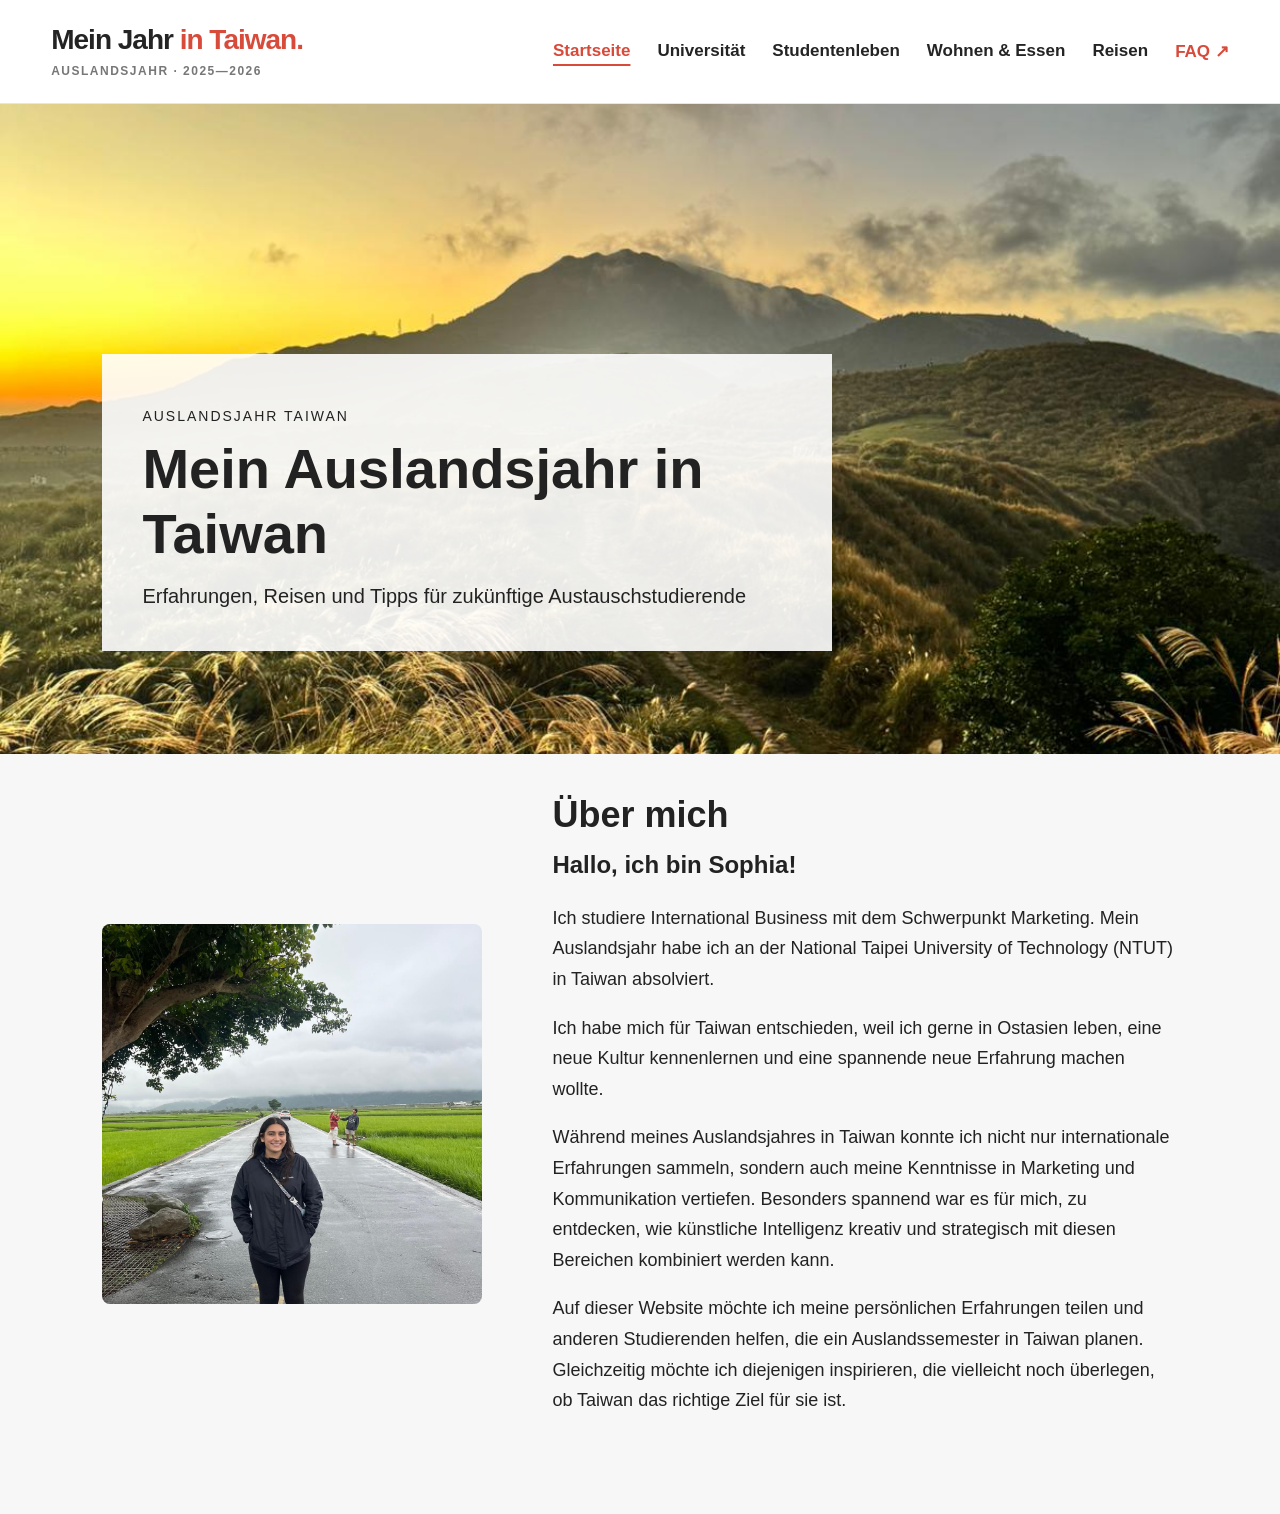
<file: index.html>
<!DOCTYPE html>
<html lang="de">
<head>
      <meta charset="UTF-8">
    <meta name="viewport" content="width=device-width, initial-scale=1.0">
    <title>Mein Auslandsjahr in Taiwan</title>
    <link rel="stylesheet" href="style.css">
</head>

<body>

<header class="site-header">
    <div class="nav-container">
        <a href="index.html" class="site-brand">
            <span class="brand-text">
                <strong>Mein Jahr <em>in Taiwan.</em></strong>
                <small>AUSLANDSJAHR · 2025—2026</small>
            </span>
        </a>

        <nav class="site-nav" aria-label="Hauptnavigation">
            <a href="index.html" class="active">Startseite</a>
            <a href="universitaet.html">Universität</a>
            <a href="student-life.html">Studentenleben</a>
            <a href="wohnen-essen.html">Wohnen &amp; Essen</a>
            <a href="reisen.html">Reisen</a>
            <a href="tipps.html" class="nav-faq">FAQ <span aria-hidden="true">↗</span></a>
        </nav>
    </div>
</header>

    <div class="hero">
        <div class="hero-text">
            <p class="hero-label">Auslandsjahr Taiwan</p>

            <h1>Mein Auslandsjahr in Taiwan</h1>

            <p class="hero-subtitle">
                Erfahrungen, Reisen und Tipps für zukünftige Austauschstudierende
            </p>
        </div>
    </div>
<main>
    <section id="ueber-mich" class="profile-section">
        <div class="profil-container">

            <div class="profil-image">
                <img src="images/profil.jpeg" alt="Sophia in Taiwan">
            </div>

            <div class="profil-text">
                <h2>Über mich</h2>

                <h3>Hallo, ich bin Sophia!</h3>

                <p>
                    Ich studiere International Business mit dem Schwerpunkt Marketing.
                    Mein Auslandsjahr habe ich an der National Taipei University of
                    Technology (NTUT) in Taiwan absolviert.
                </p>

                <p>
                    Ich habe mich für Taiwan entschieden, weil ich gerne in Ostasien
                    leben, eine neue Kultur kennenlernen und eine spannende neue
                    Erfahrung machen wollte.
                </p>

                <p>
                    Während meines Auslandsjahres in Taiwan konnte ich nicht nur
                    internationale Erfahrungen sammeln, sondern auch meine
                    Kenntnisse in Marketing und Kommunikation vertiefen.
                    Besonders spannend war es für mich, zu entdecken, wie
                    künstliche Intelligenz kreativ und strategisch mit
                    diesen Bereichen kombiniert werden kann.
                </p>

                <p>
                    Auf dieser Website möchte ich meine persönlichen Erfahrungen teilen
                    und anderen Studierenden helfen, die ein Auslandssemester in Taiwan
                    planen. Gleichzeitig möchte ich diejenigen inspirieren, die vielleicht
                    noch überlegen, ob Taiwan das richtige Ziel für sie ist.
                </p>
            </div>
        </div>
    </section>

</main>

</body>
</html>
</file>
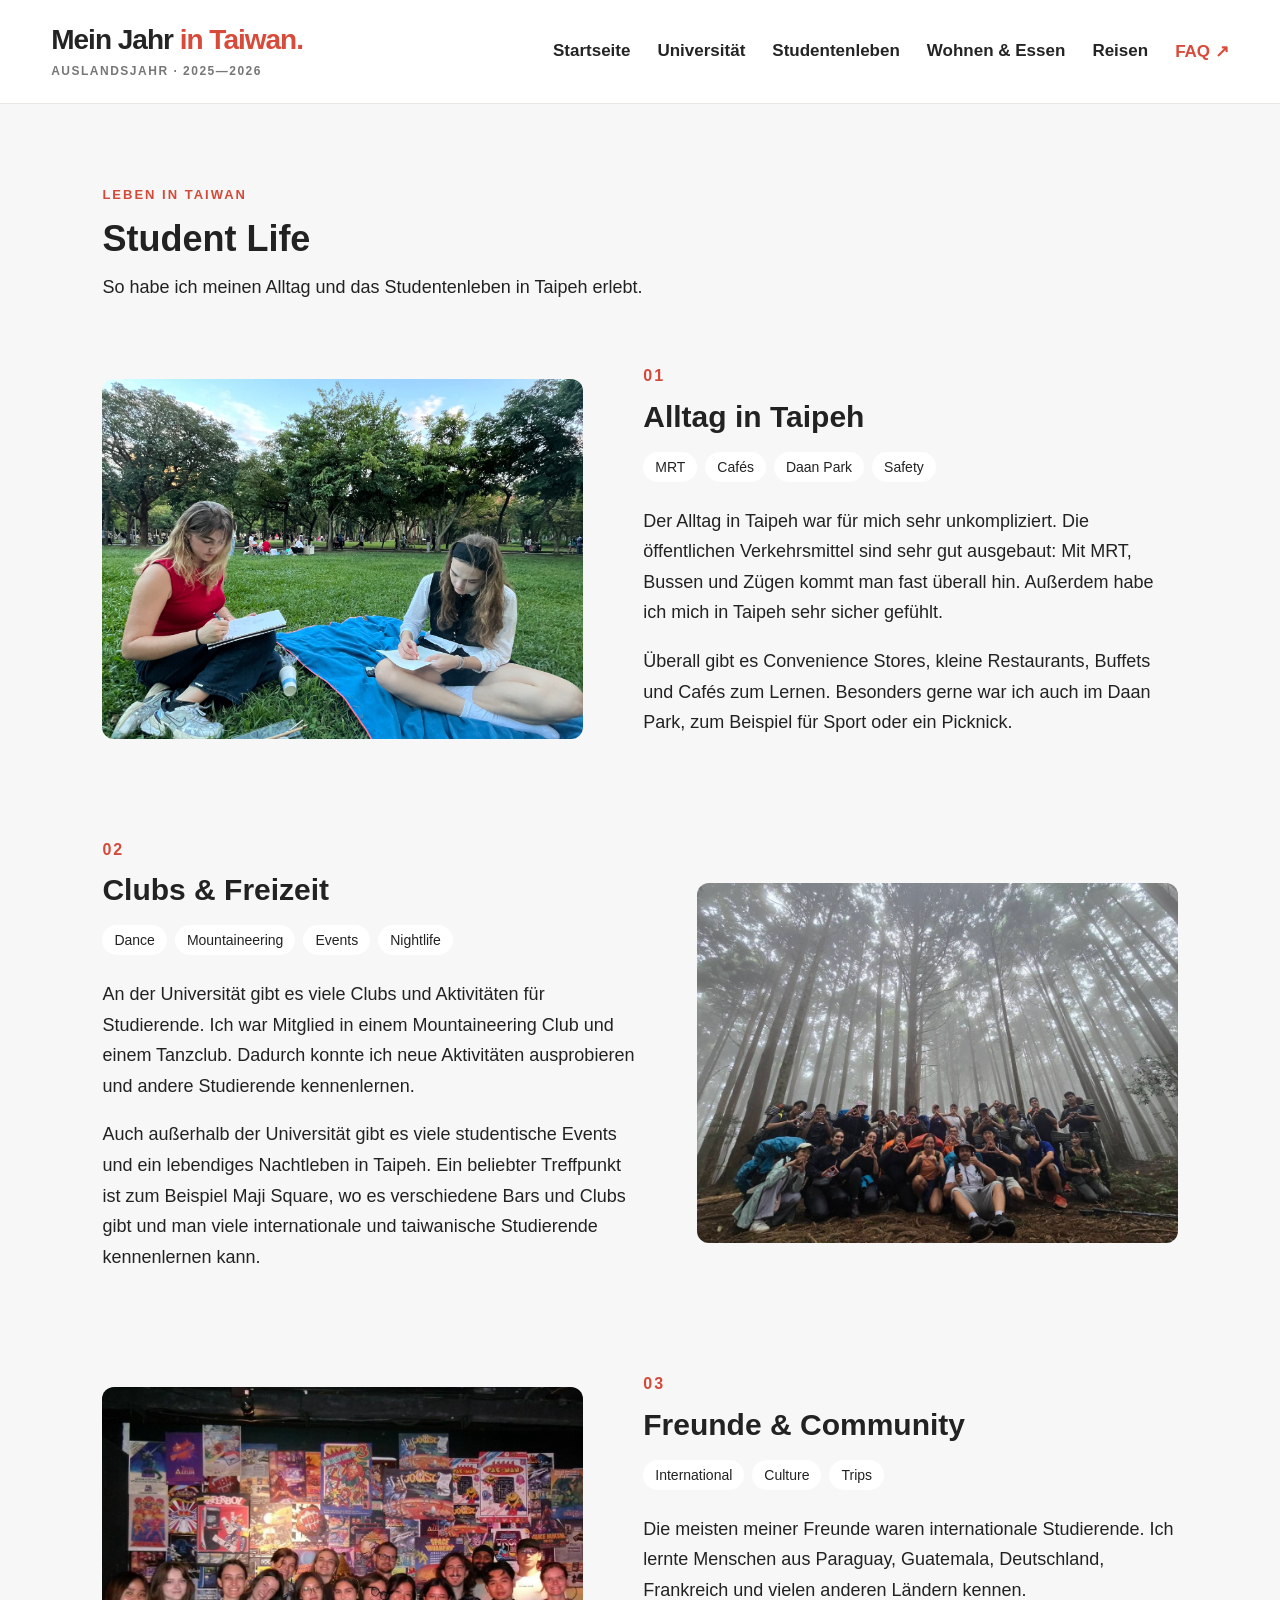
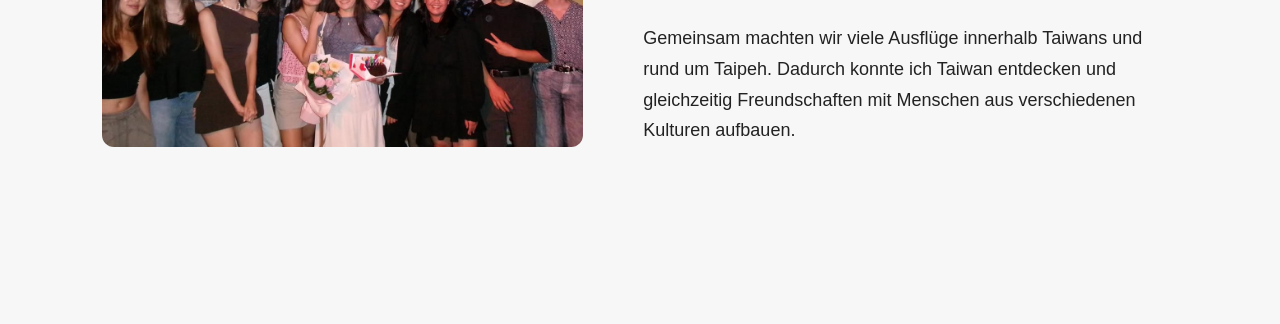
<file: student-life.html>
<!DOCTYPE html>
<html lang="de">
<head>
    <meta charset="UTF-8">
    <meta name="viewport" content="width=device-width, initial-scale=1.0">
    <title>Student Life | Mein Auslandsjahr in Taiwan</title>
    <link rel="stylesheet" href="style.css">
</head>
<body>

<header class="site-header">
    <div class="nav-container">
        <a href="index.html" class="site-brand">
            <span class="brand-text">
                <strong>Mein Jahr <em>in Taiwan.</em></strong>
                <small>AUSLANDSJAHR · 2025—2026</small>
            </span>
        </a>

        <nav class="site-nav" aria-label="Hauptnavigation">
            <a href="index.html">Startseite</a>
            <a href="universitaet.html">Universität</a>
            <a href="student-life.html">Studentenleben</a>
            <a href="wohnen-essen.html">Wohnen &amp; Essen</a>
            <a href="reisen.html">Reisen</a>
            <a href="tipps.html" class="nav-faq">FAQ <span aria-hidden="true">↗</span></a>
        </nav>
    </div>
</header>

<main>
    <section id="student-life">

        <div class="student-life-header">
            <p class="section-label">Leben in Taiwan</p>
            <h2>Student Life</h2>
            <p>So habe ich meinen Alltag und das Studentenleben in Taipeh erlebt.</p>
        </div>

        <div class="life-block">

            <img src="images/alltag.jpeg" alt="Alltag in Taipeh">

            <div class="life-text">
                <p class="life-number">01</p>
                <h3>Alltag in Taipeh</h3>

                <div class="life-tags">
                    <span>MRT</span>
                    <span>Cafés</span>
                    <span>Daan Park</span>
                    <span>Safety</span>
                </div>

                <p>
                    Der Alltag in Taipeh war für mich sehr unkompliziert.
                    Die öffentlichen Verkehrsmittel sind sehr gut ausgebaut:
                    Mit MRT, Bussen und Zügen kommt man fast überall hin.
                    Außerdem habe ich mich in Taipeh sehr sicher gefühlt.
                </p>

                <p>
                    Überall gibt es Convenience Stores, kleine Restaurants,
                    Buffets und Cafés zum Lernen. Besonders gerne war ich
                    auch im Daan Park, zum Beispiel für Sport oder ein Picknick.
                </p>
            </div>

        </div>

        <div class="life-block reverse">

            <img src="images/Clubs.jpg" alt="Studentische Aktivitäten in Taiwan">

            <div class="life-text">
                <p class="life-number">02</p>
                <h3>Clubs &amp; Freizeit</h3>

                <div class="life-tags">
                    <span>Dance</span>
                    <span>Mountaineering</span>
                    <span>Events</span>
                    <span>Nightlife</span>
                </div>

                <p>
                    An der Universität gibt es viele Clubs und Aktivitäten
                    für Studierende. Ich war Mitglied in einem Mountaineering
                    Club und einem Tanzclub. Dadurch konnte ich neue Aktivitäten
                    ausprobieren und andere Studierende kennenlernen.
                </p>

                <p>
                    Auch außerhalb der Universität gibt es viele studentische
                    Events und ein lebendiges Nachtleben in Taipeh. Ein beliebter
                    Treffpunkt ist zum Beispiel Maji Square, wo es verschiedene
                    Bars und Clubs gibt und man viele internationale und
                    taiwanische Studierende kennenlernen kann.
                </p>
            </div>

        </div>

        <div class="life-block">

            <img src="images/Freunde.jpg" alt="Internationale Freunde in Taiwan">

            <div class="life-text">
                <p class="life-number">03</p>
                <h3>Freunde &amp; Community</h3>

                <div class="life-tags">
                    <span>International</span>
                    <span>Culture</span>
                    <span>Trips</span>
                </div>

                <p>
                    Die meisten meiner Freunde waren internationale Studierende.
                    Ich lernte Menschen aus Paraguay, Guatemala, Deutschland,
                    Frankreich und vielen anderen Ländern kennen.
                </p>

                <p>
                    Gemeinsam machten wir viele Ausflüge innerhalb Taiwans und
                    rund um Taipeh. Dadurch konnte ich Taiwan entdecken und
                    gleichzeitig Freundschaften mit Menschen aus verschiedenen
                    Kulturen aufbauen.
                </p>
            </div>

        </div>
    </section>
</main>

</body>
</html>
</file>
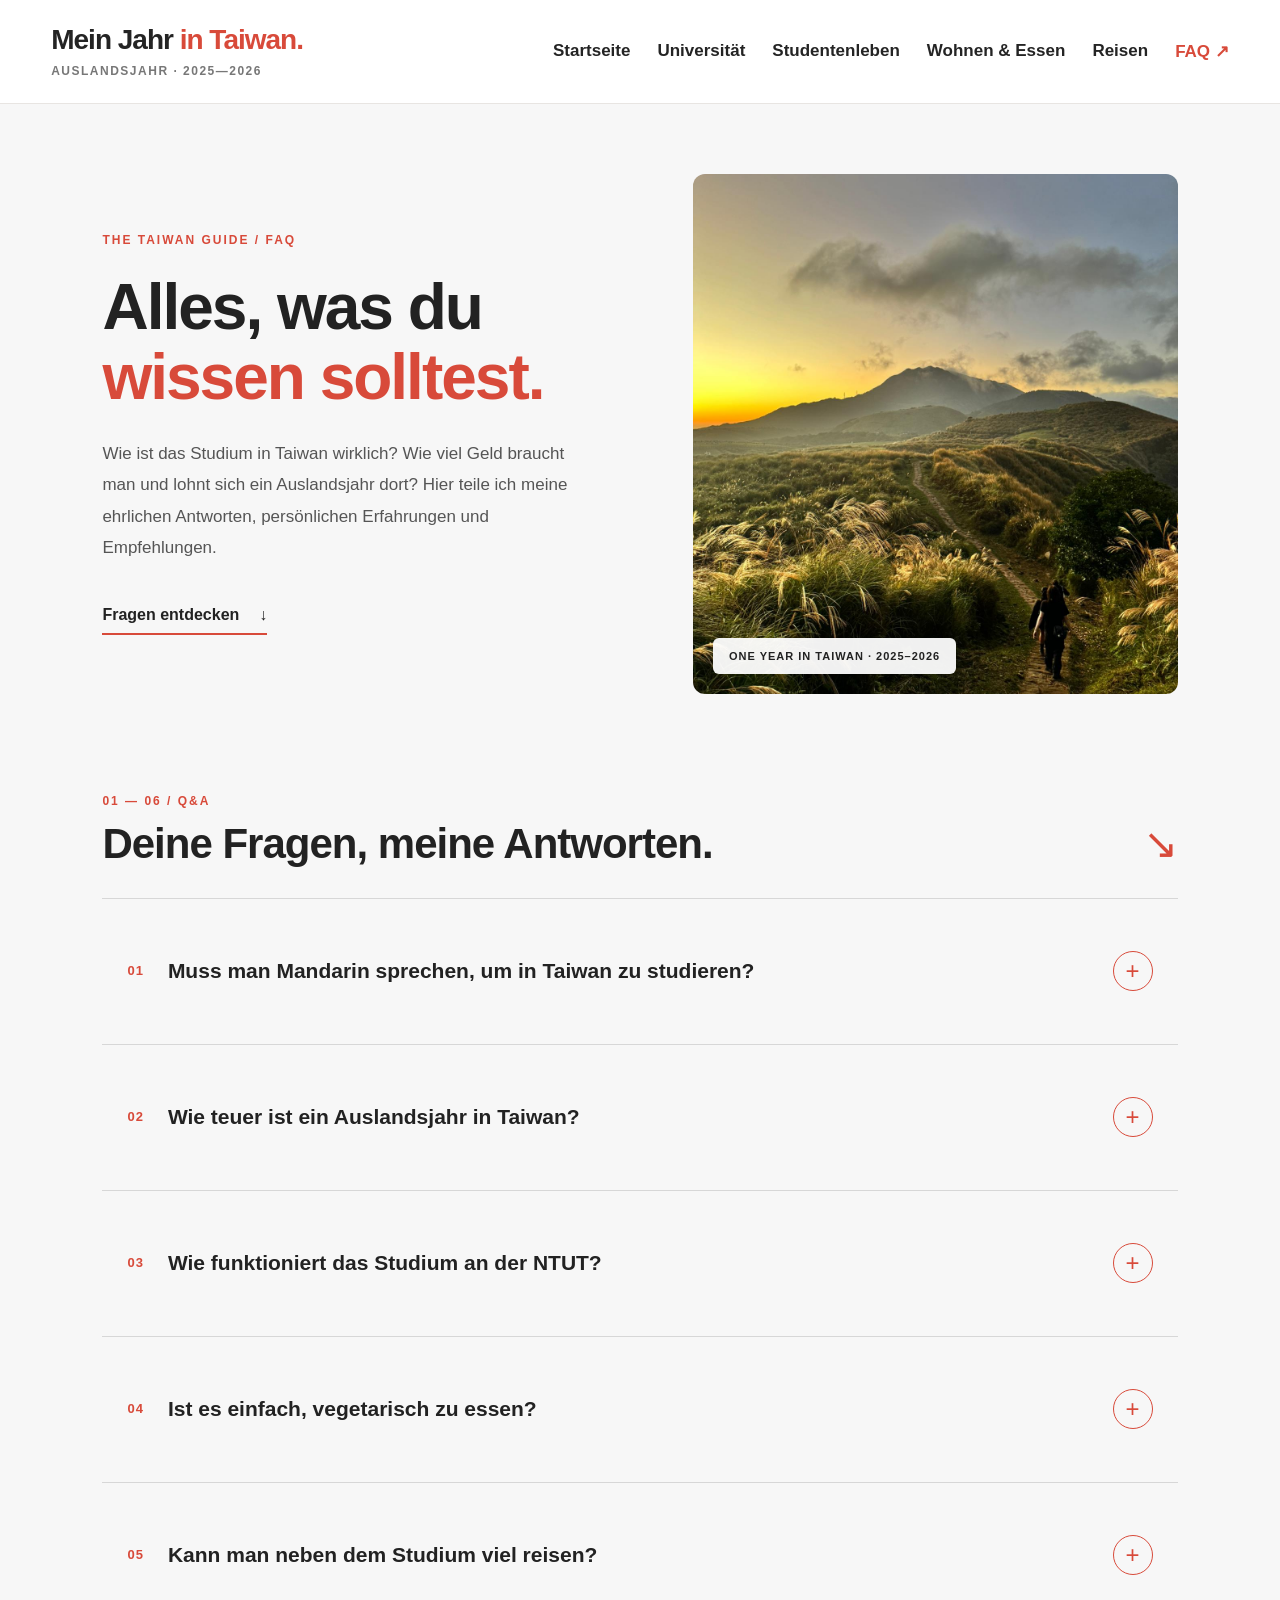
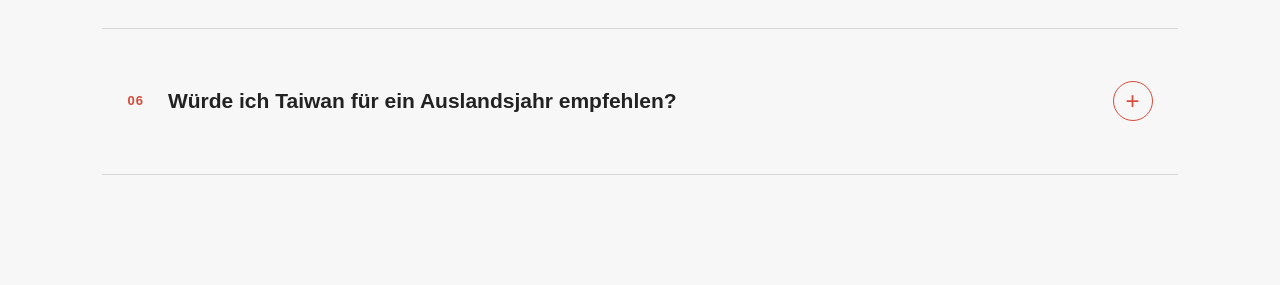
<file: tipps.html>
<!DOCTYPE html>
<html lang="de">
<head>
    <meta charset="UTF-8">
    <meta name="viewport" content="width=device-width, initial-scale=1.0">
    <title>Tipps | Mein Auslandsjahr in Taiwan</title>
    <link rel="stylesheet" href="style.css">
</head>
<body>

<header class="site-header">
    <div class="nav-container">
        <a href="index.html" class="site-brand">
            <span class="brand-text">
                <strong>Mein Jahr <em>in Taiwan.</em></strong>
                <small>AUSLANDSJAHR · 2025—2026</small>
            </span>
        </a>

        <nav class="site-nav" aria-label="Hauptnavigation">
            <a href="index.html">Startseite</a>
            <a href="universitaet.html">Universität</a>
            <a href="student-life.html">Studentenleben</a>
            <a href="wohnen-essen.html">Wohnen &amp; Essen</a>
            <a href="reisen.html">Reisen</a>
            <a href="tipps.html" class="nav-faq">FAQ <span aria-hidden="true">↗</span></a>
        </nav>
    </div>
</header>

<main>
    <section class="faq-section" id="tipps">

        <div class="faq-hero">
            <div class="faq-hero-content">
                <span class="faq-eyebrow">THE TAIWAN GUIDE / FAQ</span>
                <h1>
                    Alles, was du
                    <em>wissen solltest.</em>
                </h1>
                <p>
                    Wie ist das Studium in Taiwan wirklich?
                    Wie viel Geld braucht man und lohnt sich
                    ein Auslandsjahr dort?
                    Hier teile ich meine ehrlichen Antworten,
                    persönlichen Erfahrungen und Empfehlungen.
                </p>
                <a href="#faq-fragen" class="faq-explore">
                    Fragen entdecken
                    <span aria-hidden="true">↓</span>
                </a>
            </div>

            <div class="faq-hero-image">
                <img src="images/taiwan-hero.jpeg" alt="Taiwan – Eindrücke aus meinem Auslandsjahr">
                <span class="faq-image-label">ONE YEAR IN TAIWAN · 2025–2026</span>
            </div>
        </div>

        <div class="faq-section-heading" id="faq-fragen">
            <div>
                <span class="faq-eyebrow">01 — 06 / Q&amp;A</span>
                <h2>Deine Fragen, meine Antworten.</h2>
            </div>
            <span class="faq-heading-icon" aria-hidden="true">↘</span>
        </div>

        <div class="faq-list">
            <details class="faq-item">
                <summary><span class="faq-question-number">01</span>Muss man Mandarin sprechen, um in Taiwan zu studieren?</summary>
                <div class="faq-answer">
                    <p>
                        Nein, Mandarin ist nicht unbedingt notwendig.
                        Ich konnte mich im Alltag größtenteils auf Englisch
                        verständigen, da viele Menschen grundlegende
                        Englischkenntnisse haben. Außerdem war Google
                        Translate sehr hilfreich, zum Beispiel beim Lesen
                        von Speisekarten oder in alltäglichen Situationen.
                        Auch an der NTUT war die Sprache kein Problem,
                        da meine Kurse auf Englisch unterrichtet wurden.
                    </p>
                </div>
            </details>

            <details class="faq-item">
                <summary><span class="faq-question-number">02</span>Wie teuer ist ein Auslandsjahr in Taiwan?</summary>
                <div class="faq-answer">
                    <p>
                        Die Lebenshaltungskosten hängen stark davon ab, wo man wohnt
                        und wie man seinen Alltag gestaltet. In New Taipei City ist
                        das Wohnen beispielsweise günstiger als im Zentrum von Taipeh.
                        Auswärts essen ist im Vergleich zu Deutschland oft deutlich
                        günstiger, besonders wenn man lokale taiwanische Gerichte wählt.
                        Auch die öffentlichen Verkehrsmittel sind preiswert:
                        Eine Monatskarte kostete während meines Aufenthalts etwa 30 Euro.
                    </p>
                    <p>
                        Ich persönlich habe ungefähr <strong>900 bis 1000 Euro pro Monat</strong>
                        ausgegeben. Das lag unter anderem daran, dass ich zentral
                        gewohnt habe, gerne gut essen gegangen bin und auch
                        westliche Restaurants besucht habe. Außerdem habe ich
                        viele Freizeitaktivitäten unternommen und bin viel
                        innerhalb Taiwans gereist. In meinem Budget war auch
                        meine Krankenversicherung enthalten.
                    </p>
                </div>
            </details>

            <details class="faq-item">
                <summary><span class="faq-question-number">03</span>Wie funktioniert das Studium an der NTUT?</summary>
                <div class="faq-answer">
                    <p>
                        Zu Beginn des Semesters gibt es an der NTUT eine zweiwöchige
                        Add-and-Drop-Phase. In dieser Zeit kann man verschiedene
                        Kurse ausprobieren und entscheiden, welche man behalten
                        oder abwählen möchte. Das fand ich besonders praktisch,
                        da ich so meinen Stundenplan nach meinen Interessen
                        gestalten konnte.
                    </p>
                    <p>
                        Die Professorinnen und Professoren waren sehr freundlich
                        und hilfsbereit. Besonders interessant fand ich, wie
                        technologieorientiert das Studium ist. Künstliche
                        Intelligenz wurde in vielen meiner Kurse aktiv eingesetzt,
                        und die Lehrenden standen ihrem Einsatz meist offen
                        gegenüber.
                    </p>
                    <p>
                        Insgesamt habe ich fachlich und praktisch viel gelernt.
                        In einem meiner Kurse habe ich beispielsweise die
                        Grundlagen der Webentwicklung kennengelernt.
                        Dieses Wissen konnte ich direkt anwenden, um
                        meine eigene Website über mein Auslandsjahr in
                        Taiwan zu erstellen.
                    </p>
                </div>
            </details>

            <details class="faq-item">
                <summary><span class="faq-question-number">04</span>Ist es einfach, vegetarisch zu essen?</summary>
                <div class="faq-answer">
                    <p>
                        Meiner Erfahrung nach ist es in Deutschland etwas einfacher,
                        sich vegetarisch zu ernähren. Im Vergleich zu anderen
                        asiatischen Ländern wie Südkorea oder Japan bietet Taiwan
                        jedoch deutlich mehr vegetarische Möglichkeiten.
                        Es gibt viele vegetarische Restaurants, Buffets und
                        traditionelle Gerichte ohne Fleisch.
                    </p>
                    <p>
                        Auch an der Universität gab es eine große Auswahl an
                        vegetarischen Gerichten. Besonders häufig findet man
                        Tofu, der in Taiwan auf viele verschiedene Arten
                        zubereitet wird. Trotzdem bietet nicht jedes Restaurant
                        vegetarische Optionen an, wie es in Deutschland häufig
                        der Fall ist.
                    </p>
                    <p>
                        Insgesamt hatte ich während meines Auslandsjahres
                        keine großen Schwierigkeiten, mich vegetarisch zu ernähren.
                    </p>
                </div>
            </details>

            <details class="faq-item">
                <summary><span class="faq-question-number">05</span>Kann man neben dem Studium viel reisen?</summary>
                <div class="faq-answer">
                    <p>
                        Das hängt davon ab, was man studiert, welche Kurse man
                        belegt und wie viele Veranstaltungen man pro Semester hat.
                        In meinem Fall hatte ich fünf bis sechs Kurse pro Semester,
                        sodass ich Studium und Reisen gut miteinander vereinbaren
                        konnte. In meinen Kursen waren normalerweise bis zu sechs
                        Fehltermine erlaubt.
                    </p>
                    <p>
                        Während des Semesters konnte ich sogar nach Japan und
                        Südkorea reisen. In den Semesterferien habe ich außerdem
                        die Philippinen und Sri Lanka besucht.
                    </p>
                    <p>
                        Auch innerhalb Taiwans war ich viel unterwegs.
                        Ich habe meinen Stundenplan bewusst so gestaltet,
                        dass ich möglichst lange Wochenenden hatte.
                        In einem Semester hatte ich beispielsweise von Freitag
                        bis Montag frei, im darauffolgenden Semester fanden
                        meine Kurse nur von Montag bis Donnerstag statt.
                        Dadurch hatte ich genügend Zeit für Ausflüge und
                        konnte viele verschiedene Orte entdecken.
                    </p>
                </div>
            </details>

            <details class="faq-item">
                <summary><span class="faq-question-number">06</span>Würde ich Taiwan für ein Auslandsjahr empfehlen?</summary>
                <div class="faq-answer">
                    <p>
                        Auf jeden Fall! Allerdings glaube ich, dass Taiwan nicht
                        für jeden die richtige Wahl ist. Man sollte sich bewusst
                        sein, dass man möglicherweise sehr weit von zu Hause
                        entfernt ist. Ich hatte zum Beispiel öfter Heimweh,
                        besonders wenn es ums Essen ging. Obwohl mir die
                        taiwanische Küche gefallen hat, konnte ich nicht
                        jeden Tag taiwanesisch essen.
                    </p>
                    <p>
                        Auch das Wetter kann eine Herausforderung sein.
                        In Taiwan regnet es häufig, und je nach Wetterlage
                        und Wellengang ist es nicht immer möglich, im Meer
                        zu schwimmen. Diese Aspekte möchte ich bewusst
                        erwähnen, weil ich meine Erfahrungen ehrlich und
                        realistisch teilen möchte.
                    </p>
                    <p>
                        Auf der anderen Seite habe ich mich in Taiwan sehr
                        sicher gefühlt. Das Nachtleben ist abwechslungsreich,
                        und es gibt unglaublich viele schöne Orte zu entdecken.
                        Besonders begeistert hat mich, wie leicht die Natur
                        erreichbar ist: Strände, Wasserfälle, Berge und Flüsse,
                        in denen man schwimmen kann, sind oft nicht weit entfernt.
                        Auch die taiwanische Kultur fand ich faszinierend
                        und einzigartig.
                    </p>
                    <p>
                        Insgesamt würde ich mich jederzeit wieder für Taiwan
                        entscheiden. Trotz einiger Herausforderungen war
                        mein Auslandsjahr eine unvergessliche Erfahrung,
                        die ich nicht missen möchte.
                    </p>
                </div>
            </details>
        </div>
    </section>
</main>

</body>
</html>
</file>
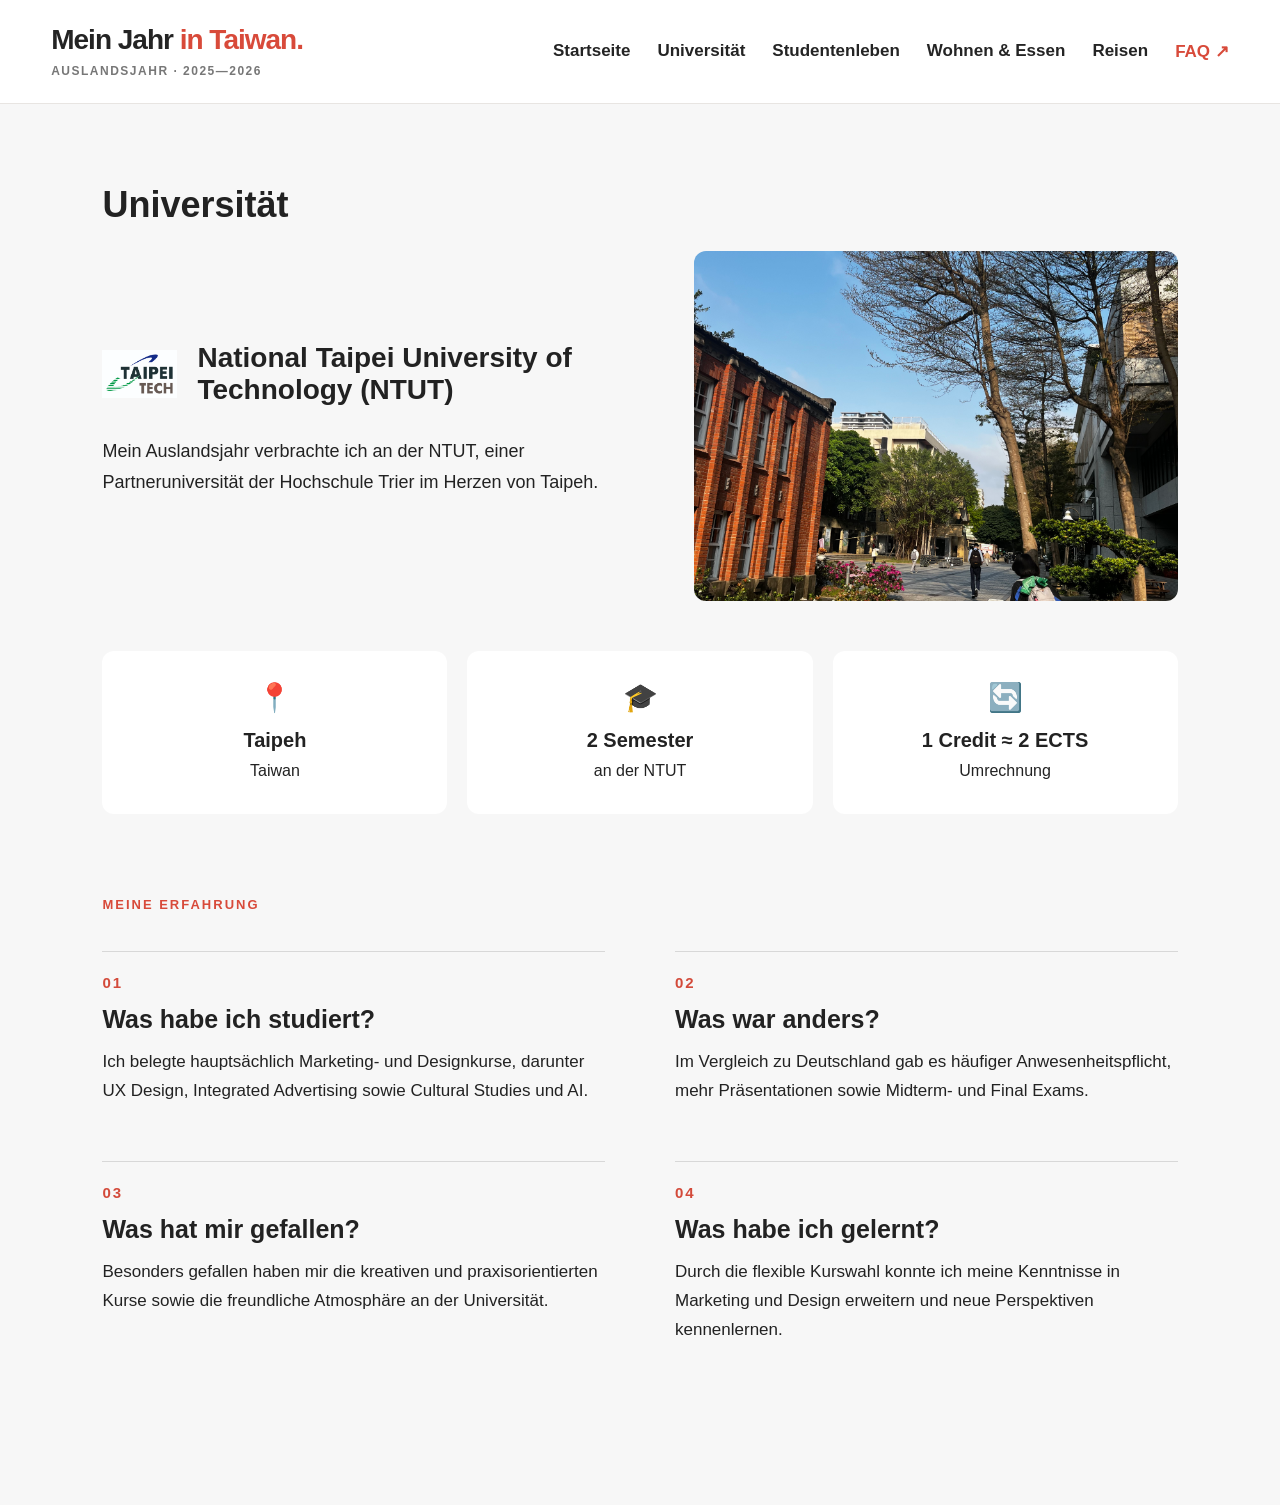
<file: universitaet.html>
<!DOCTYPE html>
<html lang="de">
<head>
    <meta charset="UTF-8">
    <meta name="viewport" content="width=device-width, initial-scale=1.0">
    <title>Universität | Mein Auslandsjahr in Taiwan</title>
    <link rel="stylesheet" href="style.css">
</head>
<body>

<header class="site-header">
    <div class="nav-container">
        <a href="index.html" class="site-brand">
            <span class="brand-text">
                <strong>Mein Jahr <em>in Taiwan.</em></strong>
                <small>AUSLANDSJAHR · 2025—2026</small>
            </span>
        </a>

        <nav class="site-nav" aria-label="Hauptnavigation">
            <a href="index.html">Startseite</a>
            <a href="universitaet.html">Universität</a>
            <a href="student-life.html">Studentenleben</a>
            <a href="wohnen-essen.html">Wohnen &amp; Essen</a>
            <a href="reisen.html">Reisen</a>
            <a href="tipps.html" class="nav-faq">FAQ <span aria-hidden="true">↗</span></a>
        </nav>
    </div>
</header>

<main>
    <section id="universitaet">

        <h2>Universität</h2>

        <div class="uni-intro">
            <div class="uni-info">

                <div class="uni-heading">
                    <img
                        class="uni-logo"
                        src="images/logo.jpg"
                        alt="Taipei Tech Logo"
                    >

                    <h3>National Taipei University of Technology (NTUT)</h3>
                </div>

                <p>
                    Mein Auslandsjahr verbrachte ich an der NTUT, einer
                    Partneruniversität der Hochschule Trier im Herzen von Taipeh.
                </p>

            </div>

            <img
                class="campus-image"
                src="images/campus.jpeg"
                alt="Campus der National Taipei University of Technology in Taipei"
            >

        </div>

        <div class="uni-facts">

            <div class="fact">
                <span>📍</span>
                        <h4>Taipeh</h4>
                <p>Taiwan</p>
            </div>

            <div class="fact">
                <span>🎓</span>
                <h4>2 Semester</h4>
                <p>an der NTUT</p>
            </div>

            <div class="fact">
                <span>🔄</span>
                <h4>1 Credit ≈ 2 ECTS</h4>
                <p>Umrechnung</p>
            </div>

        </div>

        <section class="uni-erfahrung">

            <p class="section-label">Meine Erfahrung</p>

            <div class="experience-grid">

                <div class="experience-item">
                    <span class="experience-number">01</span>
                    <h3>Was habe ich studiert?</h3>
                    <p>
                        Ich belegte hauptsächlich Marketing- und Designkurse,
                        darunter UX Design, Integrated Advertising sowie
                        Cultural Studies und AI.
                    </p>
                </div>

                <div class="experience-item">
                    <span class="experience-number">02</span>
                    <h3>Was war anders?</h3>
                    <p>
                        Im Vergleich zu Deutschland gab es häufiger
                        Anwesenheitspflicht, mehr Präsentationen sowie
                        Midterm- und Final Exams.
                    </p>
                </div>

                <div class="experience-item">
                    <span class="experience-number">03</span>
                    <h3>Was hat mir gefallen?</h3>
                    <p>
                        Besonders gefallen haben mir die kreativen und
                        praxisorientierten Kurse sowie die freundliche
                        Atmosphäre an der Universität.
                    </p>
                </div>

                <div class="experience-item">
                    <span class="experience-number">04</span>
                    <h3>Was habe ich gelernt?</h3>
                    <p>
                        Durch die flexible Kurswahl konnte ich meine
                        Kenntnisse in Marketing und Design erweitern
                        und neue Perspektiven kennenlernen.
                    </p>
                </div>

            </div>

        </section>

    </section>
</main>

</body>
</html>
</file>
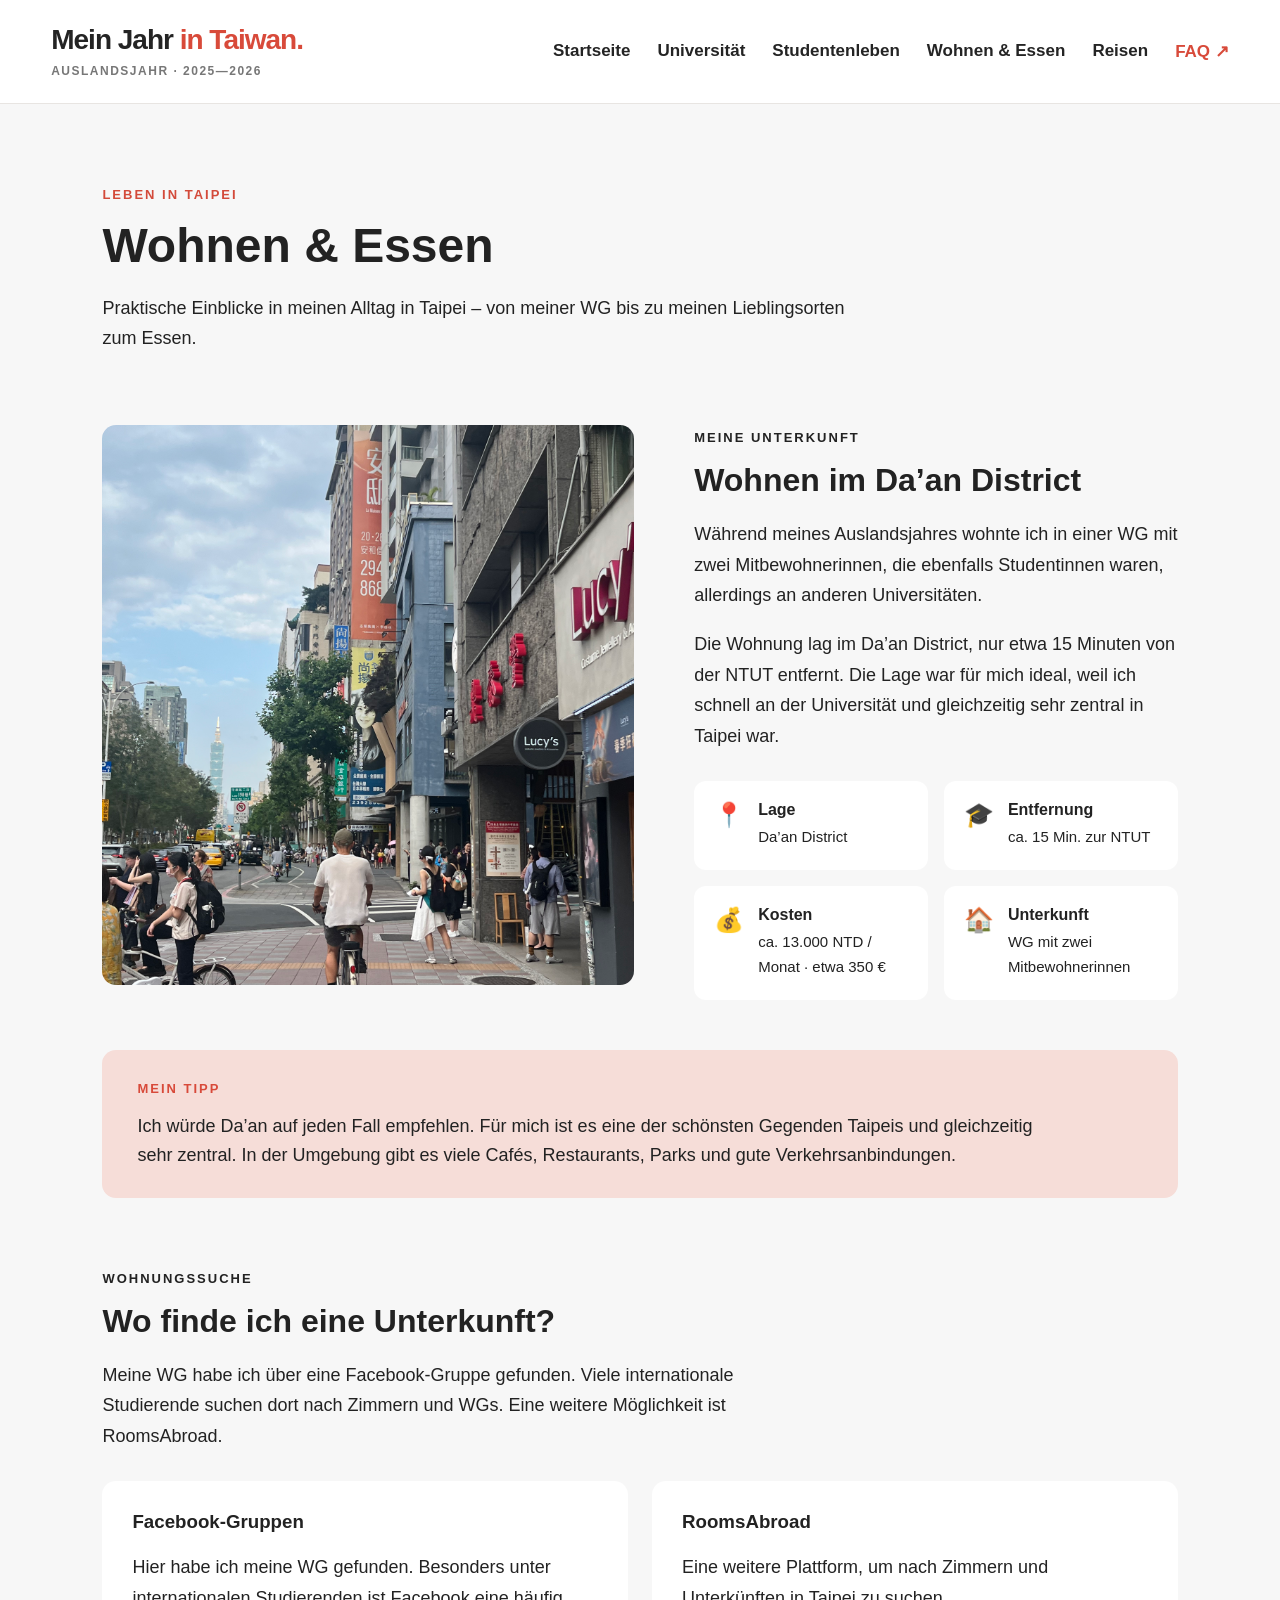
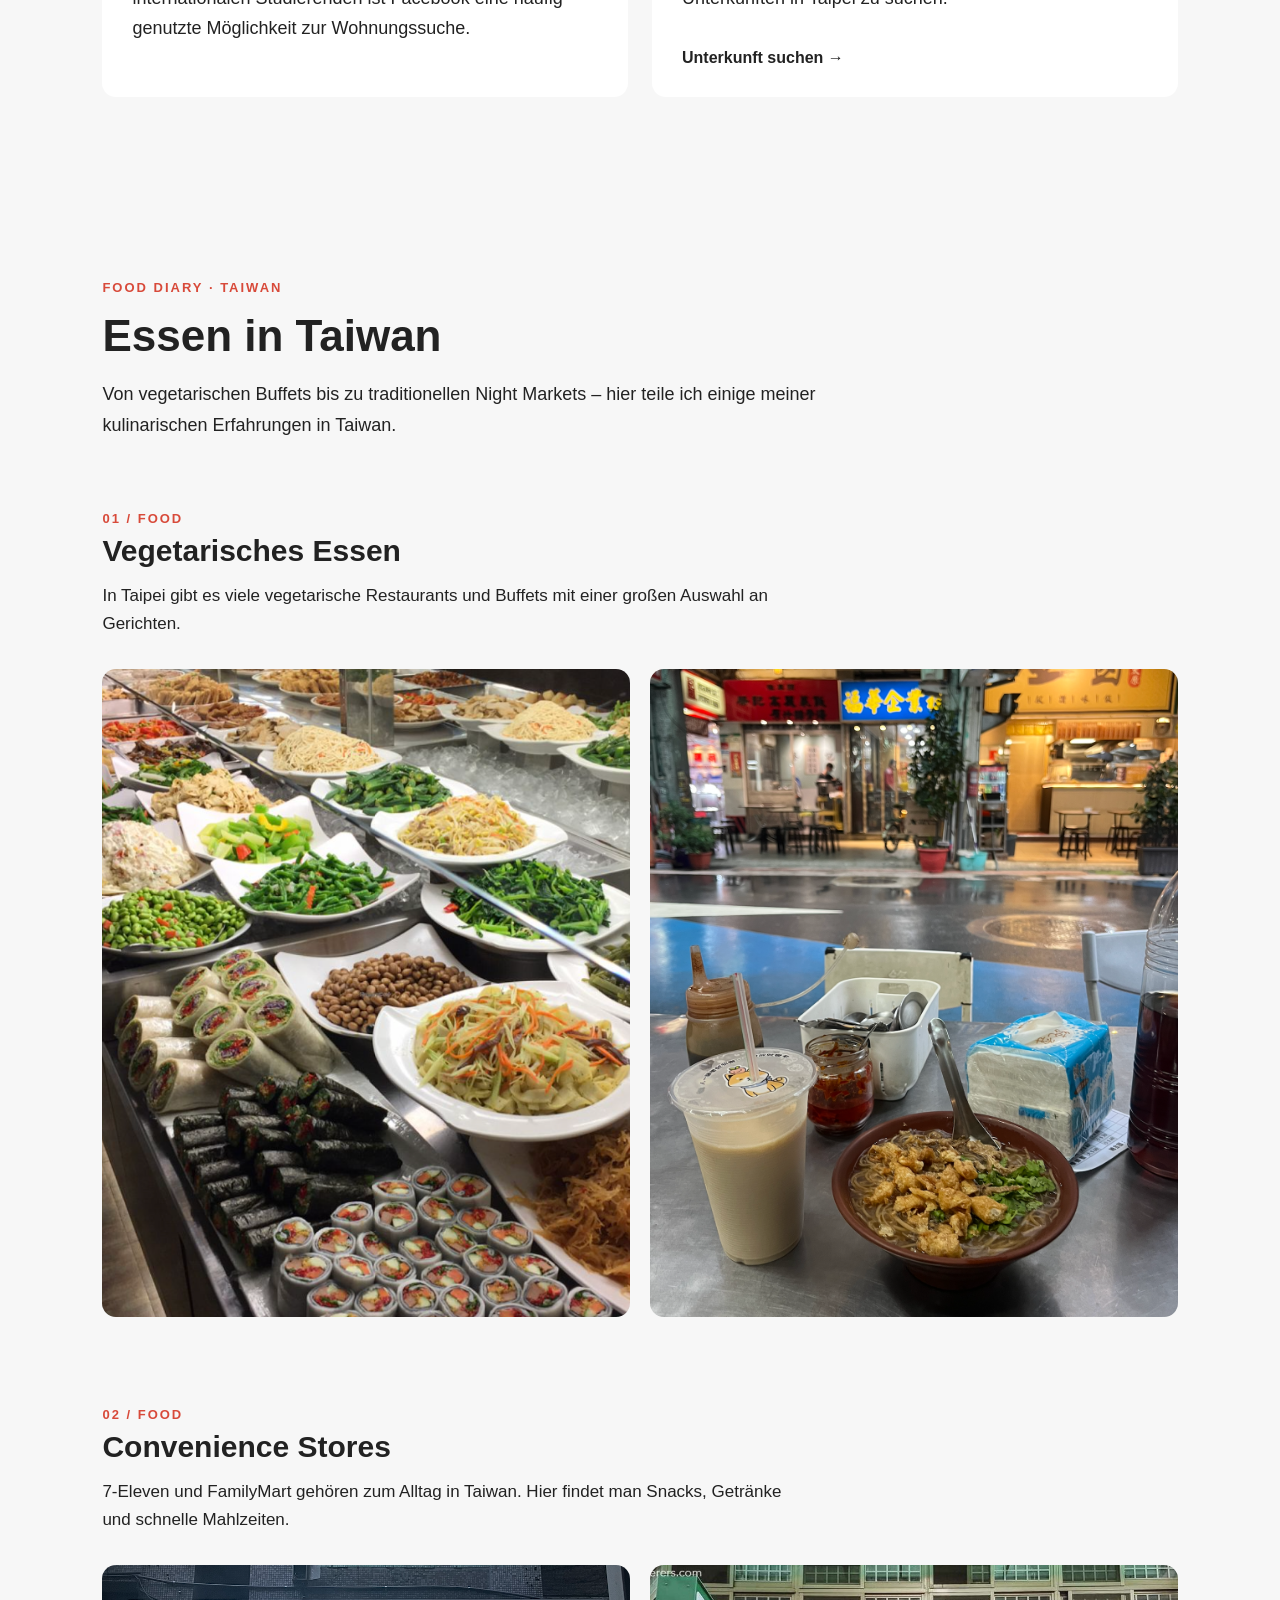
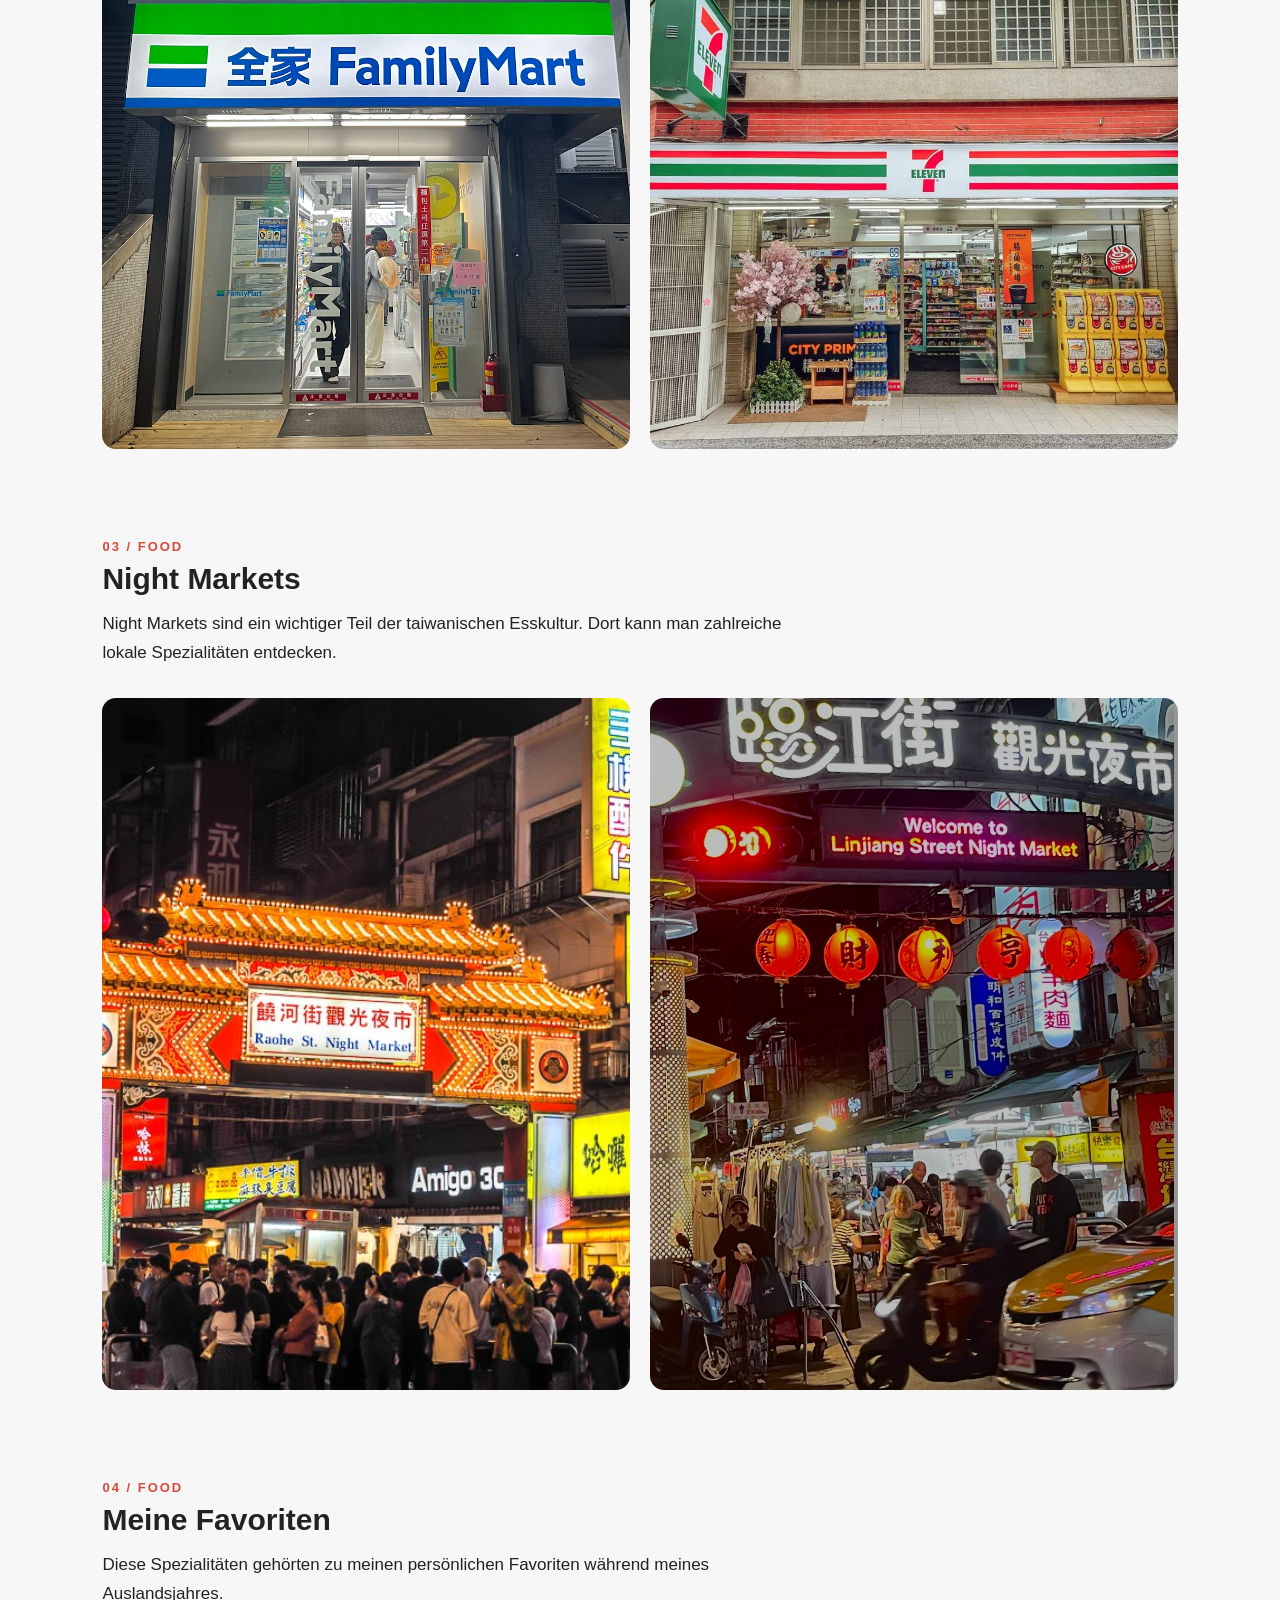
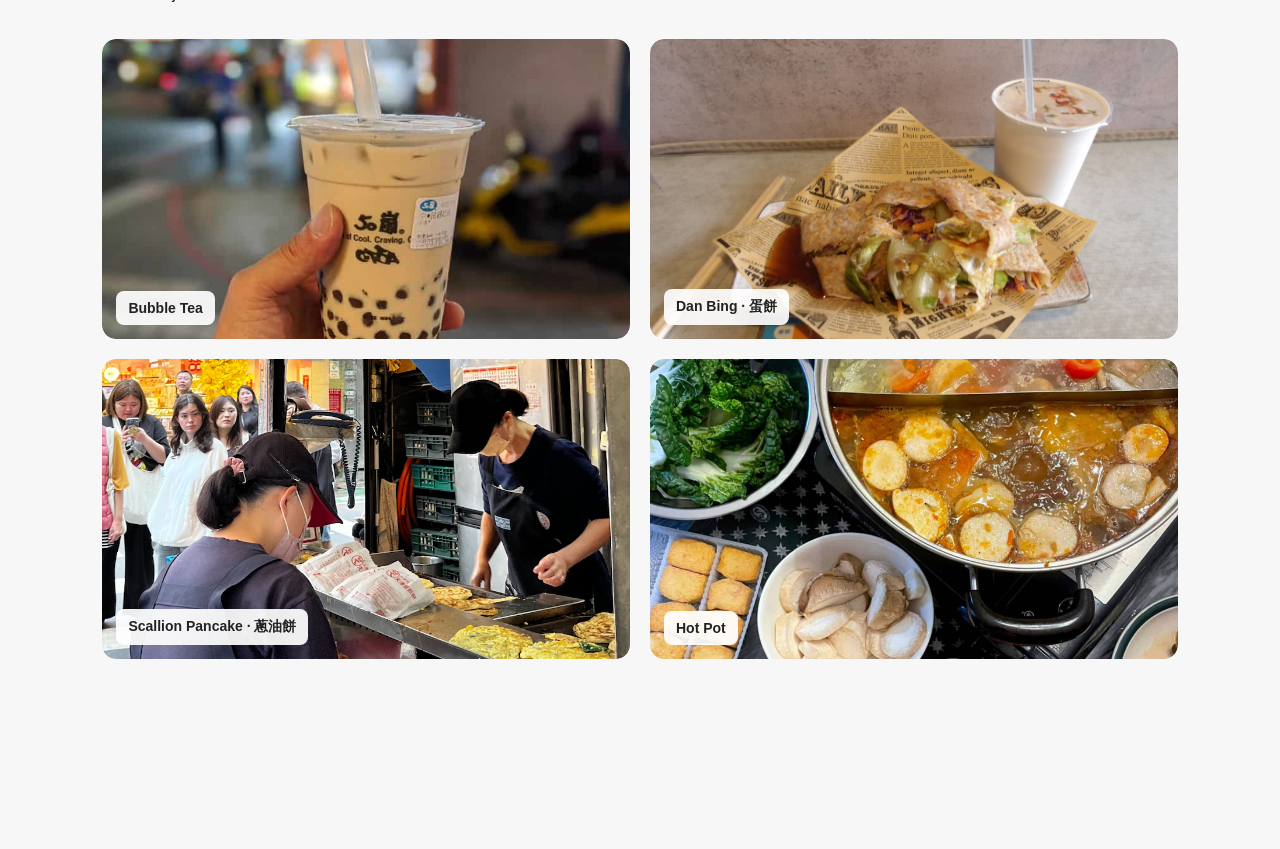
<file: wohnen-essen.html>
<!DOCTYPE html>
<html lang="de">
<head>
    <meta charset="UTF-8">
    <meta name="viewport" content="width=device-width, initial-scale=1.0">
    <title>Wohnen &amp; Essen | Mein Auslandsjahr in Taiwan</title>
    <link rel="stylesheet" href="style.css">
</head>
<body>

<header class="site-header">
    <div class="nav-container">
        <a href="index.html" class="site-brand">
            <span class="brand-text">
                <strong>Mein Jahr <em>in Taiwan.</em></strong>
                <small>AUSLANDSJAHR · 2025—2026</small>
            </span>
        </a>

        <nav class="site-nav" aria-label="Hauptnavigation">
            <a href="index.html">Startseite</a>
            <a href="universitaet.html">Universität</a>
            <a href="student-life.html">Studentenleben</a>
            <a href="wohnen-essen.html">Wohnen &amp; Essen</a>
            <a href="reisen.html">Reisen</a>
            <a href="tipps.html" class="nav-faq">FAQ <span aria-hidden="true">↗</span></a>
        </nav>
    </div>
</header>

<main>
    <section class="wohnen-section">
        <div class="wohnen-header">
            <p class="section-label">Leben in Taipei</p>
            <h1>Wohnen &amp; Essen</h1>
            <p>
                Praktische Einblicke in meinen Alltag in Taipei –
                von meiner WG bis zu meinen Lieblingsorten zum Essen.
            </p>
        </div>

        <div class="wohnen-main">
            <div class="wohnen-image">
                <img src="images/wohnen.jpeg" alt="Meine Unterkunft im Da'an District in Taipei">
            </div>

            <div class="wohnen-content">
                <p class="small-label">Meine Unterkunft</p>
                <h2>Wohnen im Da’an District</h2>

                <p>
                    Während meines Auslandsjahres wohnte ich in einer WG mit zwei
                    Mitbewohnerinnen, die ebenfalls Studentinnen waren, allerdings
                    an anderen Universitäten.
                </p>

                <p>
                    Die Wohnung lag im Da’an District, nur etwa 15 Minuten von der
                    NTUT entfernt. Die Lage war für mich ideal, weil ich schnell
                    an der Universität und gleichzeitig sehr zentral in Taipei war.
                </p>

                <div class="wohnen-facts">
                    <div class="wohnen-fact">
                        <span>📍</span>
                        <div>
                            <strong>Lage</strong>
                            <p>Da’an District</p>
                        </div>
                    </div>
                    <div class="wohnen-fact">
                        <span>🎓</span>
                        <div>
                            <strong>Entfernung</strong>
                            <p>ca. 15 Min. zur NTUT</p>
                        </div>
                    </div>
                    <div class="wohnen-fact">
                        <span>💰</span>
                        <div>
                            <strong>Kosten</strong>
                            <p>ca. 13.000 NTD / Monat · etwa 350 €</p>
                        </div>
                    </div>
                    <div class="wohnen-fact">
                        <span>🏠</span>
                        <div>
                            <strong>Unterkunft</strong>
                            <p>WG mit zwei Mitbewohnerinnen</p>
                        </div>
                    </div>
                </div>
            </div>
        </div>

        <div class="wohnen-tip">
            <p class="small-label">Mein Tipp</p>
            <p>
                Ich würde Da’an auf jeden Fall empfehlen. Für mich ist es eine der
                schönsten Gegenden Taipeis und gleichzeitig sehr zentral. In der
                Umgebung gibt es viele Cafés, Restaurants, Parks und gute
                Verkehrsanbindungen.
            </p>
        </div>

        <div class="wohnungssuche">
            <div class="wohnungssuche-heading">
                <p class="small-label">Wohnungssuche</p>
                <h2>Wo finde ich eine Unterkunft?</h2>
                <p>
                    Meine WG habe ich über eine Facebook-Gruppe gefunden.
                    Viele internationale Studierende suchen dort nach Zimmern
                    und WGs. Eine weitere Möglichkeit ist RoomsAbroad.
                </p>
            </div>

            <div class="housing-options">
                <div class="housing-card">
                    <h3>Facebook-Gruppen</h3>
                    <p>
                        Hier habe ich meine WG gefunden. Besonders unter
                        internationalen Studierenden ist Facebook eine
                        häufig genutzte Möglichkeit zur Wohnungssuche.
                    </p>
                </div>
                <div class="housing-card">
                    <h3>RoomsAbroad</h3>
                    <p>
                        Eine weitere Plattform, um nach Zimmern und
                        Unterkünften in Taipei zu suchen.
                    </p>
                    <a
                        href="https://myroomabroad.com/"
                        target="_blank"
                        rel="noopener noreferrer"
                        class="housing-link">
                        Unterkunft suchen →
                    </a>
                </div>
            </div>
        </div>
    </section>

    <section class="essen-section" id="essen">

        <div class="essen-header">
            <p class="essen-label">FOOD DIARY · TAIWAN</p>
            <h2>Essen in Taiwan</h2>
            <p>
                Von vegetarischen Buffets bis zu traditionellen
                Night Markets – hier teile ich einige meiner
                kulinarischen Erfahrungen in Taiwan.
            </p>
        </div>

        <div class="essen-block">
            <div class="essen-description">
                <span class="essen-number">01 / FOOD</span>
                <h3>Vegetarisches Essen</h3>
                <p>
                    In Taipei gibt es viele vegetarische Restaurants
                    und Buffets mit einer großen Auswahl an Gerichten.
                </p>
            </div>
            <div class="essen-gallery two-photos">
                <img src="images/vegetarisch-buffet.jpg" alt="Vegetarisches Buffet in Taipei">
                <img src="images/vegetarisch-essen.jpg" alt="Vegetarisches Gericht in Taiwan">
            </div>
        </div>

        <div class="essen-block">
            <div class="essen-description">
                <span class="essen-number">02 / FOOD</span>
                <h3>Convenience Stores</h3>
                <p>
                    7-Eleven und FamilyMart gehören zum Alltag in Taiwan.
                    Hier findet man Snacks, Getränke und schnelle Mahlzeiten.
                </p>
            </div>
            <div class="essen-gallery two-photos">
                <img src="images/convenience-1.jpg" alt="Convenience Store in Taiwan">
                <img src="images/convenience-2.jpg" alt="Snacks in Taiwan">
            </div>
        </div>

        <div class="essen-block">
            <div class="essen-description">
                <span class="essen-number">03 / FOOD</span>
                <h3>Night Markets</h3>
                <p>
                    Night Markets sind ein wichtiger Teil der taiwanischen Esskultur.
                    Dort kann man zahlreiche lokale Spezialitäten entdecken.
                </p>
            </div>
            <div class="essen-gallery two-photos night-market-gallery">
                <img src="images/night-market-1.jpg" alt="Raohe Street Night Market in Taipei">
                <img src="images/night-market-2.jpg" alt="Linjiang Street Night Market in Taipei">
            </div>
        </div>

        <div class="essen-block">
            <div class="essen-description">
                <span class="essen-number">04 / FOOD</span>
                <h3>Meine Favoriten</h3>
                <p>
                    Diese Spezialitäten gehörten zu meinen persönlichen Favoriten
                    während meines Auslandsjahres.
                </p>
            </div>
            <div class="essen-favorites">
                <figure class="essen-favorite">
                    <img src="images/bubble-tea.png" alt="Bubble Tea">
                    <figcaption>Bubble Tea</figcaption>
                </figure>
                <figure class="essen-favorite">
                    <img src="images/dan-bing.JPG" alt="Dan Bing">
                    <figcaption>Dan Bing · 蛋餅</figcaption>
                </figure>
                <figure class="essen-favorite">
                    <img src="images/scallion-pancake.jpg" alt="Scallion Pancake">
                    <figcaption>Scallion Pancake · 蔥油餅</figcaption>
                </figure>
                <figure class="essen-favorite">
                    <img src="images/hot-pot.jpg" alt="Hot Pot in Taiwan">
                    <figcaption>Hot Pot</figcaption>
                </figure>
            </div>
        </div>

    </section>
</main>

</body>
</html>
</file>
<file: style.css>
body {
    margin: 0;
    font-family: Arial, sans-serif;
    background-color: #f7f7f7;
    color: #222222;
}

/* ===== NEW EDITORIAL NAVIGATION ===== */
.site-header {
    position: sticky;
    top: 0;
    z-index: 1000;
    background: #ffffff;
    border-bottom: 1px solid #e8e5e2;
}

.nav-container {
    width: 92%;
    max-width: 1450px;
    margin: auto;
    display: flex;
    justify-content: space-between;
    align-items: center;
    gap: 40px;
    padding: 25px 0;
}

.site-brand {
    text-decoration: none;
    flex-shrink: 0;
}

.brand-text {
    display: flex;
    flex-direction: column;
    gap: 8px;
}

.brand-text strong {
    color: #242424;
    font-size: 28px;
    font-weight: 800;
    letter-spacing: -1px;
    line-height: 1.1;
}

.brand-text em {
    color: #d84a3a;
    font-style: normal;
}

.brand-text small {
    color: #777777;
    font-size: 12px;
    font-weight: 600;
    letter-spacing: 1.5px;
}

.site-nav {
    display: flex;
    align-items: center;
    gap: 27px;
}

.site-nav a {
    color: #242424;
    font-size: 17px;
    font-weight: 600;
    text-decoration: none;
    white-space: nowrap;
    transition: color 0.2s ease;
}

.site-nav a:hover,
.site-nav a.active,
.site-nav a:last-child {
    color: #d84a3a;
}

.site-nav a.active {
    text-decoration: underline;
    text-decoration-thickness: 2px;
    text-underline-offset: 8px;
}

@media (max-width: 1100px) {
    .nav-container {
        flex-direction: column;
        align-items: flex-start;
        gap: 22px;
    }

    .site-nav {
        width: 100%;
        overflow-x: auto;
        padding-bottom: 10px;
        scrollbar-width: thin;
    }
}

@media (max-width: 600px) {
    .brand-text strong {
        font-size: 25px;
    }

    .site-nav a {
        font-size: 16px;
    }

    .site-nav {
        gap: 20px;
    }
}

/* Header */
.hero {
    min-height: 650px;
    background-image: url("images/taiwan-hero.jpeg");
    background-size: cover;
    background-position: center;
    display: flex;
    align-items: flex-end;
}

.hero-text {
    background-color: rgba(255, 255, 255, 0.9);
    margin: 8%;
    padding: 40px;
    max-width: 650px;
}

.hero-label {
    text-transform: uppercase;
    letter-spacing: 2px;
    font-size: 14px;
    margin-bottom: 12px;
}

.hero h1 {
    font-size: 56px;
    margin: 0 0 15px 0;
}

.hero-subtitle {
    font-size: 20px;
    line-height: 1.5;
    margin: 0;
}

.hero-image {
    display: none;
}

/* Hauptinhalt */
main {
    width: 84%;
    max-width: 1200px;
    margin: 0 auto;
}

/* Bereiche */
section {
    padding-top: 80px;
    padding-bottom: 80px;
}

.profile-section {
    padding-top: 40px;
}

.profil-container {
    display: grid;
    grid-template-columns: minmax(240px, 380px) minmax(0, 1fr);
    align-items: center;
    gap: 70px;
}

.profil-image img {
    display: block;
    width: 100%;
    aspect-ratio: 1 / 1;
    object-fit: cover;
    border-radius: 8px;
}

.profil-text h3 {
    margin: -10px 0 24px;
    font-size: 24px;
}

.profil-text p {
    margin: 0 0 18px;
}

.uni-intro {
    display: flex;
    align-items: center;
    gap: 60px;
    margin-bottom: 50px;
}

.uni-intro > div {
    flex: 1;
}

.uni-intro h3 {
    margin: 0 0 18px;
    font-size: 28px;
}

.uni-heading {
    display: flex;
    align-items: center;
    gap: 20px;
    margin-bottom: 25px;
}

.uni-logo {
    width: 75px;
    height: 75px;
    object-fit: contain;
    border-radius: 8px;
}

.uni-heading h3 {
    margin: 0;
    font-size: 28px;
}

.campus-image {
    display: block;
    width: 45%;
    height: 350px;
    object-fit: cover;
    border-radius: 12px;
}

.uni-facts {
    display: grid;
    grid-template-columns: repeat(3, 1fr);
    gap: 20px;
    margin-bottom: 70px;
}

.fact,
.uni-card {
    background-color: white;
    padding: 30px;
    border-radius: 12px;
}

.fact {
    text-align: center;
}

.fact span {
    font-size: 28px;
}

.fact h4,
.fact p,
.uni-card h4,
.uni-card p {
    margin: 0;
}

.student-life-header {
    margin-bottom: 60px;
}

.section-label {
    margin: 0 0 12px;
    color: #d34a3a;
    font-size: 14px;
    font-weight: 700;
    letter-spacing: 1.5px;
    text-transform: uppercase;
}

.student-life-header h2 {
    margin-bottom: 12px;
}

.student-life-header > p:last-child {
    margin: 0;
}

.life-block {
    display: grid;
    grid-template-columns: minmax(280px, 0.9fr) minmax(0, 1fr);
    align-items: center;
    gap: 60px;
    margin-bottom: 80px;
}

.life-block.reverse {
    grid-template-columns: minmax(0, 1fr) minmax(280px, 0.9fr);
}

.life-block.reverse > img {
    grid-column: 2;
    grid-row: 1;
}

.life-block.reverse .life-text {
    grid-column: 1;
    grid-row: 1;
}

.life-block > img {
    display: block;
    width: 100%;
    height: 360px;
    object-fit: cover;
    border-radius: 12px;
}

.life-number {
    margin: 0 0 10px;
    color: #d34a3a;
    font-size: 16px;
    font-weight: 700;
    letter-spacing: 2px;
}

.life-text h3 {
    margin: 0 0 18px;
    font-size: 30px;
}

.life-tags {
    display: flex;
    flex-wrap: wrap;
    gap: 8px;
    margin-bottom: 24px;
}

.life-tags span {
    padding: 7px 12px;
    background-color: white;
    border-radius: 999px;
    font-size: 14px;
}

.life-text > p:not(.life-number) {
    margin: 0 0 18px;
}

.wohnen-section {
    padding: 80px 0;
}

.wohnen-header {
    max-width: 760px;
    margin-bottom: 60px;
}

.wohnen-header h1 {
    font-size: 48px;
    margin: 10px 0 20px;
}

.small-label,
.section-label {
    text-transform: uppercase;
    letter-spacing: 2px;
    font-size: 13px;
    font-weight: 600;
}

.wohnen-main {
    display: grid;
    grid-template-columns: 1.1fr 1fr;
    gap: 60px;
    align-items: center;
    margin-bottom: 50px;
}
.wohnen-image img {
    width: 100%;
    height: 560px;
    object-fit: cover;
    border-radius: 14px;
}

.wohnen-content h2,
.wohnungssuche h2 {
    font-size: 32px;
    margin: 8px 0 20px;
}

.wohnen-facts {
    display: grid;
    grid-template-columns: 1fr 1fr;
    gap: 16px;
    margin-top: 30px;
}

.wohnen-fact {
    display: flex;
    gap: 14px;
    align-items: flex-start;
    background-color: white;
    padding: 20px;
    border-radius: 12px;
}

.wohnen-fact span {
    font-size: 24px;
}

.wohnen-fact p {
    margin: 5px 0 0;
    font-size: 15px;
}

.wohnen-tip {
    background-color: #f6ddd8;
    color: #222222;
    padding: 28px 35px;
    border-radius: 14px;
    margin: 45px 0 70px;
}

.wohnen-tip .small-label {
    color: #d84a3a;
    margin: 0 0 12px;
}

.wohnen-tip p:last-child {
    font-size: 18px;
    line-height: 1.6;
    max-width: 900px;
    margin: 0;
}

.wohnungssuche-heading {
    max-width: 700px;
    margin-bottom: 30px;
}

.housing-options {
    display: grid;
    grid-template-columns: repeat(2, 1fr);
    gap: 24px;
}

.housing-card {
    background-color: white;
    padding: 30px;
    border-radius: 14px;
}

.housing-card h3 {
    margin-top: 0;
}

.housing-link {
    display: inline-block;
    margin-top: 18px;
    font-weight: 600;
    color: #222222;
    text-decoration: none;
}

.housing-link:hover {
    text-decoration: underline;
}

.essen-section {
    padding: 100px 0;
}

.essen-header {
    max-width: 720px;
    margin-bottom: 70px;
}

.essen-header h2 {
    font-size: 44px;
    margin: 8px 0 16px;
}

.essen-label,
.essen-number {
    color: #d84a3a;
    font-size: 13px;
    font-weight: 700;
    letter-spacing: 2px;
}

.essen-label {
    margin: 0 0 12px;
}

.essen-block {
    margin-bottom: 90px;
    clear: both;
}

.essen-description {
    position: relative;
    max-width: 700px;
    margin-bottom: 30px;
}

.essen-number {
    display: block;
    margin-bottom: 8px;
}

.essen-description h3 {
    font-size: 30px;
    margin: 0 0 14px;
}

.essen-description p {
    margin: 0;
    font-size: 17px;
    line-height: 1.7;
}

.essen-gallery {
    display: grid;
    grid-template-columns: repeat(2, minmax(0, 1fr));
    gap: 20px;
    width: 100%;
    height: auto;
    align-items: stretch;
}

.essen-gallery.one-photo {
    grid-template-columns: 1fr;
}

.essen-gallery.two-photos {
    grid-template-columns: repeat(2, minmax(0, 1fr));
    height: auto;
}

.essen-gallery img {
    display: block;
    width: 100%;
    height: 360px;
    object-fit: cover;
    object-position: center;
    min-width: 0;
    border-radius: 14px;
    transition: transform 0.3s ease;
}

.essen-gallery.one-photo img {
    height: 460px;
}

.night-market-gallery img:nth-child(2) {
    object-position: center 25%;
}

.essen-favorites {
    display: grid;
    grid-template-columns: repeat(2, minmax(0, 1fr));
    gap: 20px;
}

.essen-favorite {
    position: relative;
    height: 300px;
    margin: 0;
    overflow: hidden;
    border-radius: 14px;
}

.essen-favorite img {
    display: block;
    width: 100%;
    height: 100%;
    object-fit: cover;
}

.essen-favorite figcaption {
    position: absolute;
    right: 14px;
    bottom: 14px;
    left: 14px;
    width: fit-content;
    max-width: calc(100% - 28px);
    padding: 9px 12px;
    border-radius: 8px;
    background: rgba(255, 255, 255, 0.92);
    color: #222;
    font-size: 14px;
    font-weight: 600;
}

.food-block {
    margin-bottom: 90px;
}

.food-text {
    max-width: 650px;
    margin-bottom: 28px;
}

.food-number {
    display: block;
    color: #d84a3a;
    font-size: 14px;
    font-weight: 700;
    letter-spacing: 2px;
    margin-bottom: 8px;
}

.food-text h3 {
    font-size: 30px;
    margin: 0 0 12px;
}

.food-text p {
    margin: 0;
    font-size: 17px;
    line-height: 1.7;
}

.food-gallery {
    display: grid;
    gap: 18px;
}

.food-gallery img,
.essen-gallery img,
.favorite-item img,
.essen-favorite img {
    width: 100%;
    height: 100%;
    object-fit: cover;
    object-position: center;
    display: block;
    border-radius: 14px;
    transition: transform 0.3s ease;
}

.food-gallery,
.essen-gallery,
.favorites-grid,
.essen-favorites {
    min-width: 0;
}

.food-gallery-two {
    grid-template-columns: 1.4fr 1fr;
    grid-auto-rows: 360px;
}

.food-gallery-three {
    grid-template-columns: repeat(3, 1fr);
    grid-auto-rows: 300px;
}

.food-gallery-large {
    grid-template-columns: 1fr;
}

.food-gallery-large img {
    height: 500px;
}

.favorites-grid {
    display: grid;
    grid-template-columns: repeat(2, 1fr);
    gap: 18px;
}

.favorite-item {
    position: relative;
    overflow: hidden;
    border-radius: 14px;
    height: 320px;
}

.favorite-item img,
.essen-favorite img {
    width: 100%;
    height: 100%;
    object-fit: cover;
}

.favorite-item:hover img {
    transform: scale(1.04);
}

.favorite-item span {
    position: absolute;
    left: 18px;
    bottom: 18px;
    background-color: rgba(255, 255, 255, 0.92);
    color: #222222;
    padding: 9px 14px;
    border-radius: 8px;
    font-size: 15px;
    font-weight: 600;
}

.housing-card h3 a {
    color: inherit;
    text-decoration: none;
}

.housing-card h3 a:hover {
    color: #d34a3a;
}

.reisen-section {
    padding: 80px 0;
}

.reisen-header {
    max-width: 760px;
    margin-bottom: 50px;
}

.reisen-label {
    margin: 0 0 12px;
    color: #d84a3a;
    font-size: 13px;
    font-weight: 700;
    letter-spacing: 2px;
}

.reisen-header h1 {
    margin: 0 0 18px;
    font-size: 46px;
}

.reisen-header > p:last-child {
    margin: 0;
    font-size: 18px;
    line-height: 1.7;
}

.reisen-grid {
    display: grid;
    grid-template-columns: repeat(2, minmax(0, 1fr));
    gap: 24px;
}

.reise-card {
    position: relative;
    min-width: 0;
    min-height: 370px;
    overflow: hidden;
    border-radius: 14px;
    background: #e7e0d9;
}

.reise-card > img {
    display: block;
    width: 100%;
    height: 100%;
    min-height: 370px;
    object-fit: cover;
    object-position: center;
    transition: transform 0.4s ease;
}

.reise-card:hover > img {
    transform: scale(1.04);
}

.reise-info {
    position: absolute;
    right: 0;
    bottom: 0;
    left: 0;
    padding: 58px 24px 24px;
    color: white;
    background: linear-gradient(transparent, rgba(0, 0, 0, 0.78));
}

.reise-info span {
    font-size: 12px;
    font-weight: 700;
    letter-spacing: 2px;
}

.reise-info h2 {
    margin: 8px 0;
    font-size: 28px;
}

.reise-info p {
    max-width: 520px;
    margin: 0;
    font-size: 16px;
    line-height: 1.5;
}

/* FAQ PAGE */
.faq-section {
    padding: 70px 0 110px;
}

.faq-hero {
    display: grid;
    grid-template-columns: 1.05fr 0.95fr;
    align-items: stretch;
    gap: 55px;
    align-items: center;
    margin-bottom: 100px;
}

.faq-hero-content {
    align-self: center;
    padding: 30px 0;
}

.faq-eyebrow {
    display: block;
    color: #d84a3a;
    font-size: 12px;
    font-weight: 700;
    letter-spacing: 2px;
    text-transform: uppercase;
}

.faq-hero-content h1 {
    font-size: clamp(40px, 5vw, 70px);
    line-height: 1.1;
    letter-spacing: -2px;
    margin: 25px 0;
}

.faq-hero-content h1 em {
    display: block;
    color: #d84a3a;
    font-style: normal;
}

.faq-hero-content > p {
    max-width: 470px;
    font-size: 17px;
    line-height: 1.85;
    color: #555;
}

.faq-explore {
    display: inline-flex;
    align-items: center;
    gap: 20px;
    margin-top: 25px;
    padding-bottom: 9px;
    border-bottom: 2px solid #d84a3a;
    color: #222;
    text-decoration: none;
    font-weight: 600;
    transition: color 0.2s ease;
}

.faq-explore:hover {
    color: #d84a3a;
}

.faq-explore:focus-visible {
    outline: 2px solid #222;
    outline-offset: 4px;
}

.faq-hero-image {
    position: relative;
}

.faq-hero-image img {
    display: block;
    width: 100%;
    height: 520px;
    object-fit: cover;
    border-radius: 12px;
}

.faq-image-label {
    position: absolute;
    bottom: 20px;
    left: 20px;
    padding: 12px 16px;
    background: rgba(255, 255, 255, 0.94);
    border-radius: 6px;
    font-size: 11px;
    font-weight: 700;
    letter-spacing: 1px;
}

.faq-section-heading {
    display: flex;
    align-items: flex-end;
    justify-content: space-between;
    gap: 20px;
    margin-bottom: 30px;
    scroll-margin-top: 100px;
}

.faq-section-heading h2 {
    font-size: clamp(28px, 3.5vw, 42px);
    margin: 12px 0 0;
    letter-spacing: -1px;
}

.faq-heading-icon {
    font-size: 42px;
    color: #d84a3a;
}

.faq-list {
    max-width: 100%;
    border-top: 1px solid #d7d7d7;
}

.faq-item {
    border-bottom: 1px solid #d7d7d7;
    transition: background 0.2s ease;
}

.faq-item[open] {
    background: #fff;
}

.faq-item summary {
    display: flex;
    align-items: center;
    min-height: 95px;
    padding: 25px 75px 25px 25px;
    position: relative;
    cursor: pointer;
    list-style: none;
    font-size: 21px;
    font-weight: 600;
    line-height: 1.45;
}

.faq-question-number {
    flex-shrink: 0;
    margin-right: 24px;
    color: #d84a3a;
    font-size: 13px;
    font-weight: 700;
    letter-spacing: 1px;
}

.faq-item summary::-webkit-details-marker {
    display: none;
}

.faq-item summary::after {
    content: "+";
    position: absolute;
    right: 25px;
    top: 50%;
    transform: translateY(-50%);
    display: grid;
    place-items: center;
    width: 38px;
    height: 38px;
    border: 1px solid #d84a3a;
    border-radius: 50%;
    color: #d84a3a;
    font-size: 24px;
    font-weight: 400;
}

.faq-item[open] summary::after {
    content: "−";
    background: #d84a3a;
    color: #fff;
}

.faq-answer {
    max-width: 850px;
    padding: 0 75px 32px 25px;
}

.faq-answer p {
    font-size: 17px;
    line-height: 1.85;
    color: #555;
    margin: 0 0 18px;
}

.faq-answer p:last-child {
    margin-bottom: 0;
}

.faq-item summary:hover {
    color: #d84a3a;
}

.faq-item summary:focus-visible {
    outline: 2px solid #d84a3a;
    outline-offset: 4px;
}

.fact h4 {
    font-size: 20px;
    margin: 15px 0 5px;
}

.fact p {
    margin: 0;
    font-size: 16px;
}

.uni-erfahrung {
    margin-top: 70px;
    padding-top: 10px;
}

.uni-erfahrung .section-label {
    color: #d84a3a;
    margin-bottom: 35px;
}

.experience-grid {
    display: grid;
    grid-template-columns: repeat(2, 1fr);
    column-gap: 70px;
    row-gap: 55px;
}

.experience-item {
    padding-top: 22px;
    border-top: 1px solid #d8d8d8;
}

.experience-number {
    display: block;
    color: #d34a3a;
    font-size: 15px;
    font-weight: 700;
    letter-spacing: 2px;
    margin-bottom: 14px;
}

.experience-item h3 {
    font-size: 25px;
    margin: 0 0 14px;
}

.experience-item p {
    font-size: 17px;
    line-height: 1.7;
    margin: 0;
    max-width: 520px;
}

section h2 {
    font-size: 36px;
    margin-top: 0;
    margin-bottom: 25px;
}

section p {
    font-size: 18px;
    line-height: 1.7;
    max-width: 800px;
}

/* Handy */
@media (max-width: 800px) {
    .hero {
        min-height: 560px;
    }

    .hero-text {
        margin: 6%;
        padding: 28px;
    }

    .hero h1 {
        font-size: 36px;
    }

    .hero-subtitle {
        font-size: 18px;
    }

    section h2 {
        font-size: 30px;
    }

    .profil-container {
        grid-template-columns: 1fr;
        gap: 35px;
    }

    .profil-image img {
        max-width: 320px;
        margin: 0 auto;
    }

    .uni-intro {
        flex-direction: column;
    }

    .campus-image {
        width: 100%;
    }

    .uni-facts,
    .experience-grid {
        grid-template-columns: 1fr;
    }

    .experience-grid {
        row-gap: 35px;
    }

    .student-life-header {
        margin-bottom: 40px;
    }

    .life-block,
    .life-block.reverse {
        display: flex;
        flex-direction: column;
        align-items: stretch;
        gap: 30px;
        margin-bottom: 60px;
    }

    .life-block.reverse > img,
    .life-block.reverse .life-text {
        grid-column: auto;
        grid-row: auto;
    }

    .life-block > img {
        height: 260px;
    }

    .life-text h3 {
        font-size: 26px;
    }

    .wohnen-header {
        margin-bottom: 40px;
    }

    .wohnen-main {
        grid-template-columns: 1fr;
    }

    .wohnen-image img {
        height: 400px;
    }

    .wohnen-facts,
    .housing-options {
        grid-template-columns: 1fr;
    }

    .wohnen-header h1 {
        font-size: 38px;
    }

    .essen-section {
        padding: 60px 0;
    }

    .essen-header {
        margin-bottom: 45px;
    }

    .food-block {
        grid-template-columns: 1fr;
        gap: 30px;
        margin-bottom: 60px;
    }

    .food-gallery-three,
    .food-gallery-two,
    .favorites-grid {
        grid-template-columns: 1fr;
    }

    .food-gallery-two {
        grid-auto-rows: 300px;
    }

    .food-gallery-three {
        grid-auto-rows: 280px;
    }

    .food-gallery-large img {
        height: 320px;
    }

    .favorite-item {
        height: 300px;
    }

    .essen-header h2 {
        font-size: 36px;
    }

    .essen-block {
        margin-bottom: 60px;
    }

    .essen-gallery.two-photos,
    .essen-favorites {
        grid-template-columns: 1fr;
    }

    .two-photos {
        height: auto;
    }

    .essen-gallery.one-photo img,
    .essen-gallery.two-photos img {
        height: 280px;
    }

    .essen-favorite {
        height: 280px;
    }

    .reisen-section {
        padding: 60px 0;
    }

    .faq-section {
        padding: 40px 0 70px;
    }

    .faq-hero {
        grid-template-columns: 1fr;
        gap: 35px;
        margin-bottom: 70px;
    }

    .faq-hero-content {
        padding: 0;
    }

    .faq-hero-content h1 {
        font-size: 36px;
        letter-spacing: -1px;
    }

    .faq-hero-image img {
        height: 360px;
    }

    .faq-section-heading {
        align-items: center;
    }

    .faq-heading-icon {
        font-size: 30px;
    }

    .faq-item summary {
        min-height: 80px;
        font-size: 17px;
        padding: 20px 60px 20px 12px;
    }

    .faq-item summary::after {
        right: 12px;
        width: 32px;
        height: 32px;
    }

    .faq-question-number {
        margin-right: 12px;
    }

    .faq-answer {
        padding: 0 20px 25px 12px;
    }

    .faq-answer p {
        font-size: 16px;
    }

    .reisen-header h1 {
        font-size: 36px;
    }

    .reisen-grid {
        grid-template-columns: 1fr;
        gap: 20px;
    }

    .reise-card,
    .reise-card > img {
        min-height: 320px;
    }

    .reise-info {
        padding: 50px 20px 20px;
    }
}
</file>
